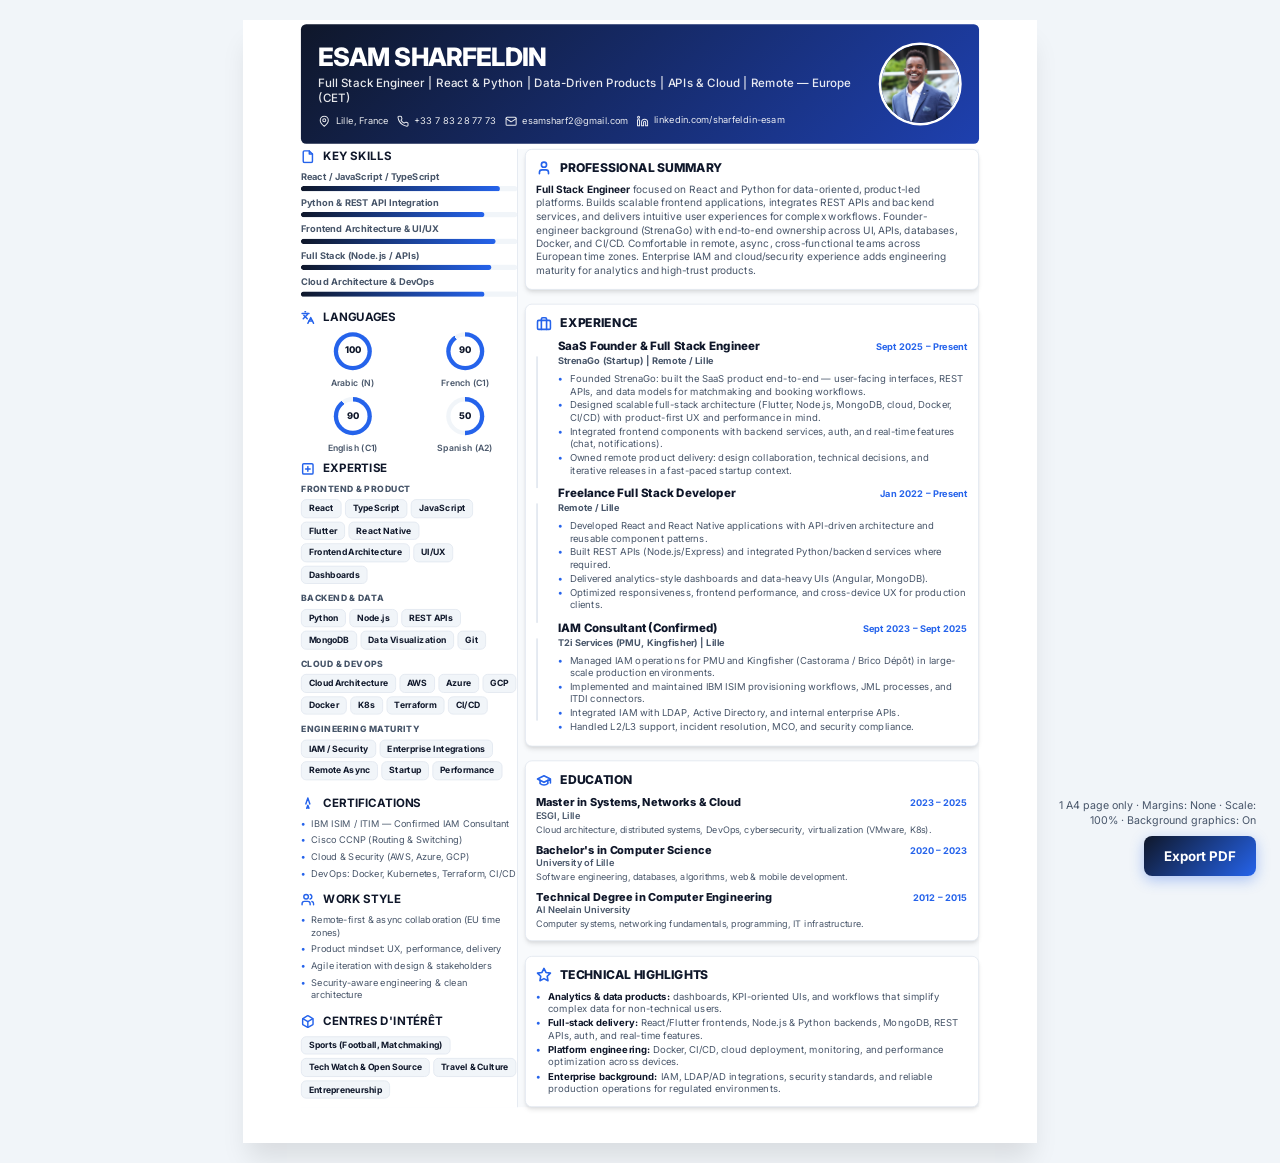
<file: index.html>
<!DOCTYPE html>
<html lang="en">

<head>
    <meta charset="UTF-8">
    <meta name="viewport" content="width=device-width, initial-scale=1.0">
    <title>Esam Sharfeldin | Full Stack Engineer | React & Python</title>
    <link rel="preconnect" href="https://fonts.googleapis.com">
    <link rel="preconnect" href="https://fonts.gstatic.com" crossorigin>
    <link
        href="https://fonts.googleapis.com/css2?family=Inter:wght@300;400;500;600;700&family=Playfair+Display:ital,wght@0,700;1,700&display=swap"
        rel="stylesheet">
    <link rel="stylesheet" href="styles.css">
</head>

<body>
    <div class="print-toolbar" aria-label="Export controls">
        <span class="print-hint">1 A4 page only · Margins: None · Scale: 100% · Background graphics: On</span>
        <button type="button" id="export-pdf-btn">Export PDF</button>
    </div>
    <div class="cv-page" id="cv-page">
    <div class="cv-scaler" id="cv-scaler">
    <div class="cv-container" id="cv">
        <div class="blue-header">
            <div class="header-content">
                <div class="header-text">
                    <h1>ESAM SHARFELDIN</h1>
                    <p class="subtitle">Full Stack Engineer | React & Python | Data-Driven Products | APIs & Cloud |
                        Remote — Europe (CET)</p>
                    <div class="header-info-grid">
                        <span><svg xmlns="http://www.w3.org/2000/svg" width="14" height="14" viewBox="0 0 24 24"
                                fill="none" stroke="currentColor" stroke-width="2" stroke-linecap="round"
                                stroke-linejoin="round" class="lucide lucide-map-pin">
                                <path d="M20 10c0 6-8 12-8 12s-8-6-8-12a8 8 0 0 1 16 0Z" />
                                <circle cx="12" font-size="10" cy="10" r="3" />
                            </svg> Lille, France</span>
                        <span><svg xmlns="http://www.w3.org/2000/svg" width="14" height="14" viewBox="0 0 24 24"
                                fill="none" stroke="currentColor" stroke-width="2" stroke-linecap="round"
                                stroke-linejoin="round" class="lucide lucide-phone">
                                <path
                                    d="M22 16.92v3a2 2 0 0 1-2.18 2 19.79 19.79 0 0 1-8.63-3.07 19.5 19.5 0 0 1-6-6 19.79 19.79 0 0 1-3.07-8.67A2 2 0 0 1 4.11 2h3a2 2 0 0 1 2 1.72 12.84 12.84 0 0 0 .7 2.81 2 2 0 0 1-.45 2.11L8.09 9.91a16 16 0 0 0 6 6l2.11-1.29a2 2 0 0 1 2.11-.45 12.84 12.84 0 0 0 2.81.7A2 2 0 0 1 22 16.92z" />
                            </svg> +33 7 83 28 77 73</span>
                        <span><svg xmlns="http://www.w3.org/2000/svg" width="14" height="14" viewBox="0 0 24 24"
                                fill="none" stroke="currentColor" stroke-width="2" stroke-linecap="round"
                                stroke-linejoin="round" class="lucide lucide-mail">
                                <rect width="20" height="16" x="2" y="4" rx="2" />
                                <path d="m22 7-8.97 5.7a1.94 1.94 0 0 1-2.06 0L2 7" />
                            </svg> esamsharf2@gmail.com</span>
                        <span><svg xmlns="http://www.w3.org/2000/svg" width="14" height="14" viewBox="0 0 24 24"
                                fill="none" stroke="currentColor" stroke-width="2" stroke-linecap="round"
                                stroke-linejoin="round" class="lucide lucide-linkedin">
                                <path
                                    d="M16 8a6 6 0 0 1 6 6v7h-4v-7a2 2 0 0 0-2-2 2 2 0 0 0-2 2v7h-4v-7a6 6 0 0 1 6-6z" />
                                <rect width="4" height="12" x="2" y="9" />
                                <circle cx="4" cy="4" r="2" />
                            </svg> <a href="https://linkedin.com/in/sharfeldin-esam"
                                target="_blank">linkedin.com/sharfeldin-esam</a></span>
                    </div>
                </div>
                <div class="photo-placeholder">
                    <img src="profile.png" alt="Esam Sharfeldin" onerror="this.style.display='none'">
                </div>
            </div>
        </div>

        <div class="layout-grid">
            <aside class="sidebar">
                <section>
                    <h2 class="section-title"><svg xmlns="http://www.w3.org/2000/svg" width="16" height="16"
                            viewBox="0 0 24 24" fill="none" stroke="currentColor" stroke-width="2.5"
                            stroke-linecap="round" stroke-linejoin="round" class="title-icon">
                            <path d="M14.5 2H6a2 2 0 0 0-2 2v16a2 2 0 0 0 2 2h12a2 2 0 0 0 2-2V7.5L14.5 2z" />
                            <polyline points="14.5 2 14.5 7.5 20 7.5" />
                        </svg> Key Skills</h2>
                    <div class="skill-meter">
                        <span>React / JavaScript / TypeScript</span>
                        <div class="progress">
                            <div class="progress-bar" style="width: 92%;"></div>
                        </div>
                    </div>
                    <div class="skill-meter">
                        <span>Python & REST API Integration</span>
                        <div class="progress">
                            <div class="progress-bar" style="width: 85%;"></div>
                        </div>
                    </div>
                    <div class="skill-meter">
                        <span>Frontend Architecture & UI/UX</span>
                        <div class="progress">
                            <div class="progress-bar" style="width: 90%;"></div>
                        </div>
                    </div>
                    <div class="skill-meter">
                        <span>Full Stack (Node.js / APIs)</span>
                        <div class="progress">
                            <div class="progress-bar" style="width: 88%;"></div>
                        </div>
                    </div>
                    <div class="skill-meter">
                        <span>Cloud Architecture & DevOps</span>
                        <div class="progress">
                            <div class="progress-bar" style="width: 85%;"></div>
                        </div>
                    </div>
                </section>

                <section>
                    <h2 class="section-title"><svg xmlns="http://www.w3.org/2000/svg" width="16" height="16"
                            viewBox="0 0 24 24" fill="none" stroke="currentColor" stroke-width="2.5"
                            stroke-linecap="round" stroke-linejoin="round" class="title-icon">
                            <path d="m5 8 6 6" />
                            <path d="m4 14 6-6 2-3" />
                            <path d="M2 5h12" />
                            <path d="M7 2h1" />
                            <path d="m22 22-5-10-5 10" />
                            <path d="M14 18h6" />
                        </svg> Languages</h2>
                    <div class="lang-grid">
                        <div class="lang-circle">
                            <div class="circle" style="--percent: 100;"><span>100</span></div>
                            <p>Arabic (N)</p>
                        </div>
                        <div class="lang-circle">
                            <div class="circle" style="--percent: 90;"><span>90</span></div>
                            <p>French (C1)</p>
                        </div>
                        <div class="lang-circle">
                            <div class="circle" style="--percent: 90;"><span>90</span></div>
                            <p>English (C1)</p>
                        </div>
                        <div class="lang-circle">
                            <div class="circle" style="--percent: 50;"><span>50</span></div>
                            <p>Spanish (A2)</p>
                        </div>
                    </div>
                </section>

                <section>
                    <h2 class="section-title"><svg xmlns="http://www.w3.org/2000/svg" width="16" height="16"
                            viewBox="0 0 24 24" fill="none" stroke="currentColor" stroke-width="2.5"
                            stroke-linecap="round" stroke-linejoin="round" class="title-icon">
                            <rect width="18" height="18" x="3" y="3" rx="2" />
                            <path d="M12 8v8" />
                            <path d="M8 12h8" />
                        </svg> Expertise</h2>
                    <div class="tech-group">
                        <h3>Frontend & Product</h3>
                        <div class="tag-cloud">
                            <span>React</span> <span>TypeScript</span> <span>JavaScript</span> <span>Flutter</span>
                            <span>React Native</span> <span>Frontend Architecture</span> <span>UI/UX</span>
                            <span>Dashboards</span>
                        </div>
                    </div>
                    <div class="tech-group">
                        <h3>Backend & Data</h3>
                        <div class="tag-cloud">
                            <span>Python</span> <span>Node.js</span> <span>REST APIs</span> <span>MongoDB</span>
                            <span>Data Visualization</span> <span>Git</span>
                        </div>
                    </div>
                    <div class="tech-group">
                        <h3>Cloud & DevOps</h3>
                        <div class="tag-cloud">
                            <span>Cloud Architecture</span> <span>AWS</span> <span>Azure</span> <span>GCP</span>
                            <span>Docker</span> <span>K8s</span> <span>Terraform</span> <span>CI/CD</span>
                        </div>
                    </div>
                    <div class="tech-group">
                        <h3>Engineering Maturity</h3>
                        <div class="tag-cloud">
                            <span>IAM / Security</span> <span>Enterprise Integrations</span> <span>Remote Async</span>
                            <span>Startup</span> <span>Performance</span>
                        </div>
                    </div>
                </section>

                <section>
                    <h2 class="section-title"><svg xmlns="http://www.w3.org/2000/svg" width="16" height="16"
                            viewBox="0 0 24 24" fill="none" stroke="currentColor" stroke-width="2.5"
                            stroke-linecap="round" stroke-linejoin="round" class="title-icon">
                            <path d="M12 15l-2 5 2-1 2 1-2-5z" />
                            <path d="M8.5 12.5 12 2l3.5 10.5" />
                        </svg> Certifications</h2>
                    <ul class="sidebar-list">
                        <li>IBM ISIM / ITIM — Confirmed IAM Consultant</li>
                        <li>Cisco CCNP (Routing & Switching)</li>
                        <li>Cloud & Security (AWS, Azure, GCP)</li>
                        <li>DevOps: Docker, Kubernetes, Terraform, CI/CD</li>
                    </ul>
                </section>

                <section>
                    <h2 class="section-title"><svg xmlns="http://www.w3.org/2000/svg" width="16" height="16"
                            viewBox="0 0 24 24" fill="none" stroke="currentColor" stroke-width="2.5"
                            stroke-linecap="round" stroke-linejoin="round" class="title-icon">
                            <path d="M16 21v-2a4 4 0 0 0-4-4H6a4 4 0 0 0-4 4v2" />
                            <circle cx="9" cy="7" r="4" />
                            <path d="M22 21v-2a4 4 0 0 0-3-3.87" />
                            <path d="M16 3.13a4 4 0 0 1 0 7.75" />
                        </svg> Work Style</h2>
                    <ul class="sidebar-list">
                        <li>Remote-first & async collaboration (EU time zones)</li>
                        <li>Product mindset: UX, performance, delivery</li>
                        <li>Agile iteration with design & stakeholders</li>
                        <li>Security-aware engineering & clean architecture</li>
                    </ul>
                </section>

                <section>
                    <h2 class="section-title"><svg xmlns="http://www.w3.org/2000/svg" width="16" height="16"
                            viewBox="0 0 24 24" fill="none" stroke="currentColor" stroke-width="2.5"
                            stroke-linecap="round" stroke-linejoin="round" class="title-icon">
                            <path
                                d="M21 16V8a2 2 0 0 0-1-1.73l-7-4a2 2 0 0 0-2 0l-7 4A2 2 0 0 0 3 8v8a2 2 0 0 0 1 1.73l7 4a2 2 0 0 0 2 0l7-4A2 2 0 0 0 21 16z" />
                            <polyline points="3.29 7 12 12 20.71 7" />
                            <line x1="12" y1="22" x2="12" y2="12" />
                        </svg> Centres d'Intérêt</h2>
                    <div class="tag-cloud">
                        <span>Sports (Football, Matchmaking)</span>
                        <span>Tech Watch & Open Source</span>
                        <span>Travel & Culture</span>
                        <span>Entrepreneurship</span>
                    </div>
                </section>
            </aside>

            <main class="main-content">
                <section class="card">
                    <h2 class="content-heading"><svg xmlns="http://www.w3.org/2000/svg" width="18" height="18"
                            viewBox="0 0 24 24" fill="none" stroke="currentColor" stroke-width="2.5"
                            stroke-linecap="round" stroke-linejoin="round" class="title-icon">
                            <path d="M19 21v-2a4 4 0 0 0-4-4H9a4 4 0 0 0-4 4v2" />
                            <circle cx="12" cy="7" r="4" />
                        </svg> Professional Summary</h2>
                    <div class="summary-text">
                        <p><strong>Full Stack Engineer</strong> focused on React and Python for data-oriented, product-led
                            platforms. Builds scalable frontend applications, integrates REST APIs and backend services,
                            and delivers intuitive user experiences for complex workflows. Founder-engineer background
                            (StrenaGo) with end-to-end ownership across UI, APIs, databases, Docker, and CI/CD.
                            Comfortable in remote, async, cross-functional teams across European time zones. Enterprise
                            IAM and cloud/security experience adds engineering maturity for analytics and
                            high-trust products.</p>
                    </div>
                </section>

                <section class="card">
                    <h2 class="content-heading"><svg xmlns="http://www.w3.org/2000/svg" width="18" height="18"
                            viewBox="0 0 24 24" fill="none" stroke="currentColor" stroke-width="2.5"
                            stroke-linecap="round" stroke-linejoin="round" class="title-icon">
                            <rect width="20" height="14" x="2" y="7" rx="2" ry="2" />
                            <path d="M16 21V5a2 2 0 0 0-2-2h-4a2 2 0 0 0-2 2v16" />
                        </svg> Experience</h2>
                    <div class="timeline">
                        <div class="timeline-item active">
                            <div class="timeline-dot"></div>
                            <div class="timeline-content">
                                <div class="item-head">
                                    <h3>SaaS Founder & Full Stack Engineer</h3><span class="date">Sept 2025 –
                                        Present</span>
                                </div>
                                <p class="org">StrenaGo (Startup) | Remote / Lille</p>
                                <ul class="compact-list">
                                    <li>Founded StrenaGo: built the SaaS product end-to-end — user-facing interfaces,
                                        REST APIs, and data models for matchmaking and booking workflows.</li>
                                    <li>Designed scalable full-stack architecture (Flutter, Node.js, MongoDB, cloud,
                                        Docker, CI/CD) with product-first UX and performance in mind.</li>
                                    <li>Integrated frontend components with backend services, auth, and real-time
                                        features (chat, notifications).</li>
                                    <li>Owned remote product delivery: design collaboration, technical decisions, and
                                        iterative releases in a fast-paced startup context.</li>
                                </ul>
                            </div>
                        </div>
                        <div class="timeline-item">
                            <div class="timeline-dot"></div>
                            <div class="timeline-content">
                                <div class="item-head">
                                    <h3>Freelance Full Stack Developer</h3><span class="date">Jan 2022 – Present</span>
                                </div>
                                <p class="org">Remote / Lille</p>
                                <ul class="compact-list">
                                    <li>Developed React and React Native applications with API-driven architecture and
                                        reusable component patterns.</li>
                                    <li>Built REST APIs (Node.js/Express) and integrated Python/backend services where
                                        required.</li>
                                    <li>Delivered analytics-style dashboards and data-heavy UIs (Angular, MongoDB).</li>
                                    <li>Optimized responsiveness, frontend performance, and cross-device UX for
                                        production clients.</li>
                                </ul>
                            </div>
                        </div>
                        <div class="timeline-item">
                            <div class="timeline-dot"></div>
                            <div class="timeline-content">
                                <div class="item-head">
                                    <h3>IAM Consultant (Confirmed)</h3><span class="date">Sept 2023 – Sept 2025</span>
                                </div>
                                <p class="org">T2i Services (PMU, Kingfisher) | Lille</p>
                                <ul class="compact-list">
                                    <li>Managed IAM operations for PMU and Kingfisher (Castorama / Brico Dépôt) in
                                        large-scale production environments.</li>
                                    <li>Implemented and maintained IBM ISIM provisioning workflows, JML processes, and
                                        ITDI connectors.</li>
                                    <li>Integrated IAM with LDAP, Active Directory, and internal enterprise APIs.</li>
                                    <li>Handled L2/L3 support, incident resolution, MCO, and security compliance.</li>
                                </ul>
                            </div>
                        </div>
                    </div>
                </section>

                <section class="card">
                    <h2 class="content-heading"><svg xmlns="http://www.w3.org/2000/svg" width="18" height="18"
                            viewBox="0 0 24 24" fill="none" stroke="currentColor" stroke-width="2.5"
                            stroke-linecap="round" stroke-linejoin="round" class="title-icon">
                            <path d="M22 10v6M2 10l10-5 10 5-10 5z" />
                            <path d="M6 12v5c3 3 9 3 12 0v-5" />
                        </svg> Education</h2>
                    <div class="education-block">
                        <div class="edu-item">
                            <div class="edu-head">
                                <h3>Master in Systems, Networks & Cloud</h3><span class="date">2023 – 2025</span>
                            </div>
                            <p class="school">ESGI, Lille</p>
                            <p class="edu-detail">Cloud architecture, distributed systems, DevOps, cybersecurity,
                                virtualization (VMware, K8s).</p>
                        </div>
                        <div class="edu-item">
                            <div class="edu-head">
                                <h3>Bachelor's in Computer Science</h3><span class="date">2020 – 2023</span>
                            </div>
                            <p class="school">University of Lille</p>
                            <p class="edu-detail">Software engineering, databases, algorithms, web & mobile development.
                            </p>
                        </div>
                        <div class="edu-item">
                            <div class="edu-head">
                                <h3>Technical Degree in Computer Engineering</h3><span class="date">2012 – 2015</span>
                            </div>
                            <p class="school">Al Neelain University</p>
                            <p class="edu-detail">Computer systems, networking fundamentals, programming, IT
                                infrastructure.</p>
                        </div>
                    </div>
                </section>

                <section class="card">
                    <h2 class="content-heading"><svg xmlns="http://www.w3.org/2000/svg" width="18" height="18"
                            viewBox="0 0 24 24" fill="none" stroke="currentColor" stroke-width="2.5"
                            stroke-linecap="round" stroke-linejoin="round" class="title-icon">
                            <path d="M12 2l3.09 6.26L22 9.27l-5 4.87 1.18 6.88L12 17.77l-6.18 3.25L7 14.14 2 9.27l6.91-1.01L12 2z" />
                        </svg> Technical Highlights</h2>
                    <ul class="compact-list">
                        <li><strong>Analytics & data products:</strong> dashboards, KPI-oriented UIs, and workflows that
                            simplify complex data for non-technical users.</li>
                        <li><strong>Full-stack delivery:</strong> React/Flutter frontends, Node.js & Python backends,
                            MongoDB, REST APIs, auth, and real-time features.</li>
                        <li><strong>Platform engineering:</strong> Docker, CI/CD, cloud deployment, monitoring, and
                            performance optimization across devices.</li>
                        <li><strong>Enterprise background:</strong> IAM, LDAP/AD integrations, security standards, and
                            reliable production operations for regulated environments.</li>
                    </ul>
                </section>
            </main>
        </div>
    </div>
    </div>
    </div>
    <script>
            const cv = document.getElementById('cv');
            const cvScaler = document.getElementById('cv-scaler');
            const cvPage = document.getElementById('cv-page');
            const A4_WIDTH_PX = Math.round((210 / 25.4) * 96);
            const A4_HEIGHT_PX = Math.round((297 / 25.4) * 96);

            const PAGE_GUTTER_PX = 5;
            const FIT_INSET = 0.972;

            function fitCvToOnePage() {
                cvScaler.style.transform = 'none';
                cv.style.zoom = '1';
                cv.style.padding = `${PAGE_GUTTER_PX}px`;
                void cv.offsetHeight;

                const naturalHeight = Math.max(cv.scrollHeight, cv.offsetHeight);
                const naturalWidth = cv.offsetWidth;
                if (!naturalHeight || !naturalWidth) return;

                let scale = Math.min(
                    (A4_HEIGHT_PX * FIT_INSET) / naturalHeight,
                    (A4_WIDTH_PX * FIT_INSET) / naturalWidth
                );

                for (let i = 0; i < 12; i++) {
                    cvScaler.style.transform = `scale(${scale})`;
                    void cvScaler.offsetHeight;
                    const box = cvScaler.getBoundingClientRect();
                    if (box.height <= A4_HEIGHT_PX && box.width <= A4_WIDTH_PX) break;
                    const hFactor = box.height > A4_HEIGHT_PX ? (A4_HEIGHT_PX / box.height) * 0.995 : 1;
                    const wFactor = box.width > A4_WIDTH_PX ? (A4_WIDTH_PX / box.width) * 0.995 : 1;
                    scale *= Math.min(hFactor, wFactor);
                }

                cvPage.style.width = A4_WIDTH_PX + 'px';
                cvPage.style.height = A4_HEIGHT_PX + 'px';
            }

            function printCv() {
                document.body.classList.add('is-printing');
                fitCvToOnePage();
                requestAnimationFrame(() => {
                    requestAnimationFrame(() => window.print());
                });
            }

            document.getElementById('export-pdf-btn').addEventListener('click', printCv);

            window.addEventListener('beforeprint', () => {
                document.body.classList.add('is-printing');
                fitCvToOnePage();
            });
            window.addEventListener('afterprint', () => {
                document.body.classList.remove('is-printing');
                fitCvToOnePage();
            });

            function initPageFit() {
                const img = document.querySelector('.photo-placeholder img');
                if (img && !img.complete) {
                    img.addEventListener('load', fitCvToOnePage, { once: true });
                }
                fitCvToOnePage();
            }

            window.addEventListener('load', initPageFit);
            window.addEventListener('resize', () => {
                if (!window.matchMedia('print').matches) fitCvToOnePage();
            });
        </script>
</body>

</html>
</file>
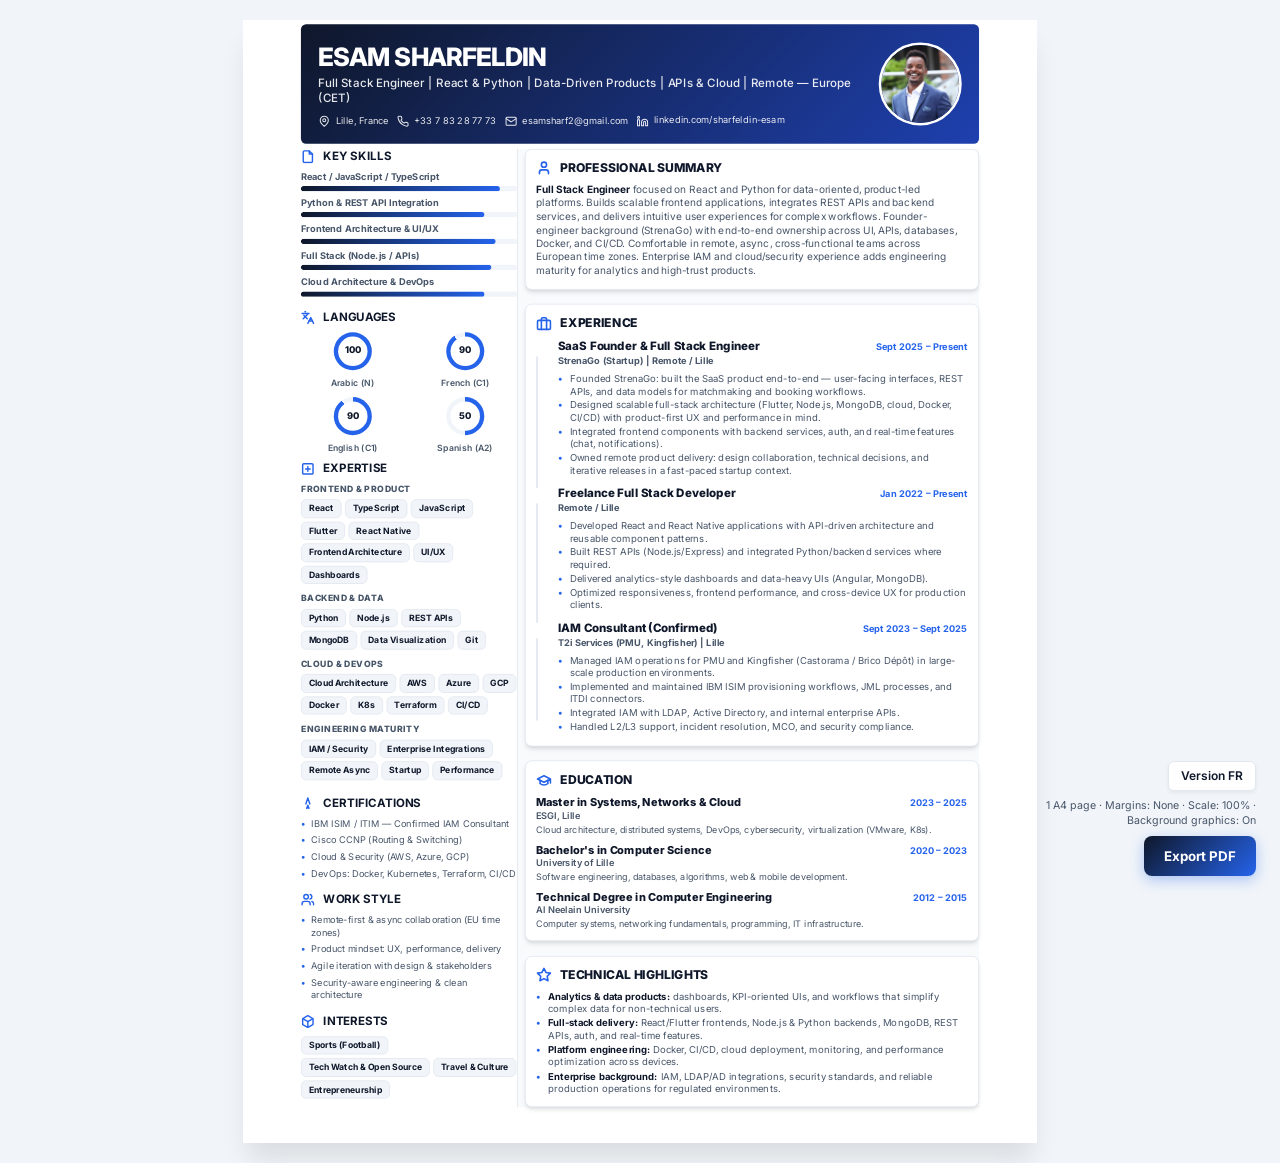
<file: index-en.html>
<!DOCTYPE html>
<html lang="en">

<head>
    <meta charset="UTF-8">
    <meta name="viewport" content="width=device-width, initial-scale=1.0">
    <title>Esam Sharfeldin | Full Stack Engineer | React & Python</title>
    <link rel="preconnect" href="https://fonts.googleapis.com">
    <link rel="preconnect" href="https://fonts.gstatic.com" crossorigin>
    <link
        href="https://fonts.googleapis.com/css2?family=Inter:wght@300;400;500;600;700&family=Playfair+Display:ital,wght@0,700;1,700&display=swap"
        rel="stylesheet">
    <link rel="stylesheet" href="styles.css">
</head>

<body>
    <div class="print-toolbar" aria-label="Export controls">
        <a class="lang-switch" href="index.html">Version FR</a>
        <span class="print-hint">1 A4 page · Margins: None · Scale: 100% · Background graphics: On</span>
        <button type="button" id="export-pdf-btn">Export PDF</button>
    </div>
    <div class="cv-page" id="cv-page">
    <div class="cv-scaler" id="cv-scaler">
    <div class="cv-container" id="cv">
        <div class="blue-header">
            <div class="header-content">
                <div class="header-text">
                    <h1>ESAM SHARFELDIN</h1>
                    <p class="subtitle">Full Stack Engineer | React & Python | Data-Driven Products | APIs & Cloud |
                        Remote — Europe (CET)</p>
                    <div class="header-info-grid">
                        <span><svg xmlns="http://www.w3.org/2000/svg" width="14" height="14" viewBox="0 0 24 24"
                                fill="none" stroke="currentColor" stroke-width="2" stroke-linecap="round"
                                stroke-linejoin="round" class="lucide lucide-map-pin">
                                <path d="M20 10c0 6-8 12-8 12s-8-6-8-12a8 8 0 0 1 16 0Z" />
                                <circle cx="12" font-size="10" cy="10" r="3" />
                            </svg> Lille, France</span>
                        <span><svg xmlns="http://www.w3.org/2000/svg" width="14" height="14" viewBox="0 0 24 24"
                                fill="none" stroke="currentColor" stroke-width="2" stroke-linecap="round"
                                stroke-linejoin="round" class="lucide lucide-phone">
                                <path
                                    d="M22 16.92v3a2 2 0 0 1-2.18 2 19.79 19.79 0 0 1-8.63-3.07 19.5 19.5 0 0 1-6-6 19.79 19.79 0 0 1-3.07-8.67A2 2 0 0 1 4.11 2h3a2 2 0 0 1 2 1.72 12.84 12.84 0 0 0 .7 2.81 2 2 0 0 1-.45 2.11L8.09 9.91a16 16 0 0 0 6 6l2.11-1.29a2 2 0 0 1 2.11-.45 12.84 12.84 0 0 0 2.81.7A2 2 0 0 1 22 16.92z" />
                            </svg> +33 7 83 28 77 73</span>
                        <span><svg xmlns="http://www.w3.org/2000/svg" width="14" height="14" viewBox="0 0 24 24"
                                fill="none" stroke="currentColor" stroke-width="2" stroke-linecap="round"
                                stroke-linejoin="round" class="lucide lucide-mail">
                                <rect width="20" height="16" x="2" y="4" rx="2" />
                                <path d="m22 7-8.97 5.7a1.94 1.94 0 0 1-2.06 0L2 7" />
                            </svg> esamsharf2@gmail.com</span>
                        <span><svg xmlns="http://www.w3.org/2000/svg" width="14" height="14" viewBox="0 0 24 24"
                                fill="none" stroke="currentColor" stroke-width="2" stroke-linecap="round"
                                stroke-linejoin="round" class="lucide lucide-linkedin">
                                <path
                                    d="M16 8a6 6 0 0 1 6 6v7h-4v-7a2 2 0 0 0-2-2 2 2 0 0 0-2 2v7h-4v-7a6 6 0 0 1 6-6z" />
                                <rect width="4" height="12" x="2" y="9" />
                                <circle cx="4" cy="4" r="2" />
                            </svg> <a href="https://linkedin.com/in/sharfeldin-esam"
                                target="_blank">linkedin.com/sharfeldin-esam</a></span>
                    </div>
                </div>
                <div class="photo-placeholder">
                    <img src="profile.png" alt="Esam Sharfeldin" onerror="this.style.display='none'">
                </div>
            </div>
        </div>

        <div class="layout-grid">
            <aside class="sidebar">
                <section>
                    <h2 class="section-title"><svg xmlns="http://www.w3.org/2000/svg" width="16" height="16"
                            viewBox="0 0 24 24" fill="none" stroke="currentColor" stroke-width="2.5"
                            stroke-linecap="round" stroke-linejoin="round" class="title-icon">
                            <path d="M14.5 2H6a2 2 0 0 0-2 2v16a2 2 0 0 0 2 2h12a2 2 0 0 0 2-2V7.5L14.5 2z" />
                            <polyline points="14.5 2 14.5 7.5 20 7.5" />
                        </svg> Key Skills</h2>
                    <div class="skill-meter">
                        <span>React / JavaScript / TypeScript</span>
                        <div class="progress">
                            <div class="progress-bar" style="width: 92%;"></div>
                        </div>
                    </div>
                    <div class="skill-meter">
                        <span>Python & REST API Integration</span>
                        <div class="progress">
                            <div class="progress-bar" style="width: 85%;"></div>
                        </div>
                    </div>
                    <div class="skill-meter">
                        <span>Frontend Architecture & UI/UX</span>
                        <div class="progress">
                            <div class="progress-bar" style="width: 90%;"></div>
                        </div>
                    </div>
                    <div class="skill-meter">
                        <span>Full Stack (Node.js / APIs)</span>
                        <div class="progress">
                            <div class="progress-bar" style="width: 88%;"></div>
                        </div>
                    </div>
                    <div class="skill-meter">
                        <span>Cloud Architecture & DevOps</span>
                        <div class="progress">
                            <div class="progress-bar" style="width: 85%;"></div>
                        </div>
                    </div>
                </section>

                <section>
                    <h2 class="section-title"><svg xmlns="http://www.w3.org/2000/svg" width="16" height="16"
                            viewBox="0 0 24 24" fill="none" stroke="currentColor" stroke-width="2.5"
                            stroke-linecap="round" stroke-linejoin="round" class="title-icon">
                            <path d="m5 8 6 6" />
                            <path d="m4 14 6-6 2-3" />
                            <path d="M2 5h12" />
                            <path d="M7 2h1" />
                            <path d="m22 22-5-10-5 10" />
                            <path d="M14 18h6" />
                        </svg> Languages</h2>
                    <div class="lang-grid">
                        <div class="lang-circle">
                            <div class="circle" style="--percent: 100;"><span>100</span></div>
                            <p>Arabic (N)</p>
                        </div>
                        <div class="lang-circle">
                            <div class="circle" style="--percent: 90;"><span>90</span></div>
                            <p>French (C1)</p>
                        </div>
                        <div class="lang-circle">
                            <div class="circle" style="--percent: 90;"><span>90</span></div>
                            <p>English (C1)</p>
                        </div>
                        <div class="lang-circle">
                            <div class="circle" style="--percent: 50;"><span>50</span></div>
                            <p>Spanish (A2)</p>
                        </div>
                    </div>
                </section>

                <section>
                    <h2 class="section-title"><svg xmlns="http://www.w3.org/2000/svg" width="16" height="16"
                            viewBox="0 0 24 24" fill="none" stroke="currentColor" stroke-width="2.5"
                            stroke-linecap="round" stroke-linejoin="round" class="title-icon">
                            <rect width="18" height="18" x="3" y="3" rx="2" />
                            <path d="M12 8v8" />
                            <path d="M8 12h8" />
                        </svg> Expertise</h2>
                    <div class="tech-group">
                        <h3>Frontend & Product</h3>
                        <div class="tag-cloud">
                            <span>React</span> <span>TypeScript</span> <span>JavaScript</span> <span>Flutter</span>
                            <span>React Native</span> <span>Frontend Architecture</span> <span>UI/UX</span>
                            <span>Dashboards</span>
                        </div>
                    </div>
                    <div class="tech-group">
                        <h3>Backend & Data</h3>
                        <div class="tag-cloud">
                            <span>Python</span> <span>Node.js</span> <span>REST APIs</span> <span>MongoDB</span>
                            <span>Data Visualization</span> <span>Git</span>
                        </div>
                    </div>
                    <div class="tech-group">
                        <h3>Cloud & DevOps</h3>
                        <div class="tag-cloud">
                            <span>Cloud Architecture</span> <span>AWS</span> <span>Azure</span> <span>GCP</span>
                            <span>Docker</span> <span>K8s</span> <span>Terraform</span> <span>CI/CD</span>
                        </div>
                    </div>
                    <div class="tech-group">
                        <h3>Engineering Maturity</h3>
                        <div class="tag-cloud">
                            <span>IAM / Security</span> <span>Enterprise Integrations</span> <span>Remote Async</span>
                            <span>Startup</span> <span>Performance</span>
                        </div>
                    </div>
                </section>

                <section>
                    <h2 class="section-title"><svg xmlns="http://www.w3.org/2000/svg" width="16" height="16"
                            viewBox="0 0 24 24" fill="none" stroke="currentColor" stroke-width="2.5"
                            stroke-linecap="round" stroke-linejoin="round" class="title-icon">
                            <path d="M12 15l-2 5 2-1 2 1-2-5z" />
                            <path d="M8.5 12.5 12 2l3.5 10.5" />
                        </svg> Certifications</h2>
                    <ul class="sidebar-list">
                        <li>IBM ISIM / ITIM — Confirmed IAM Consultant</li>
                        <li>Cisco CCNP (Routing & Switching)</li>
                        <li>Cloud & Security (AWS, Azure, GCP)</li>
                        <li>DevOps: Docker, Kubernetes, Terraform, CI/CD</li>
                    </ul>
                </section>

                <section>
                    <h2 class="section-title"><svg xmlns="http://www.w3.org/2000/svg" width="16" height="16"
                            viewBox="0 0 24 24" fill="none" stroke="currentColor" stroke-width="2.5"
                            stroke-linecap="round" stroke-linejoin="round" class="title-icon">
                            <path d="M16 21v-2a4 4 0 0 0-4-4H6a4 4 0 0 0-4 4v2" />
                            <circle cx="9" cy="7" r="4" />
                            <path d="M22 21v-2a4 4 0 0 0-3-3.87" />
                            <path d="M16 3.13a4 4 0 0 1 0 7.75" />
                        </svg> Work Style</h2>
                    <ul class="sidebar-list">
                        <li>Remote-first & async collaboration (EU time zones)</li>
                        <li>Product mindset: UX, performance, delivery</li>
                        <li>Agile iteration with design & stakeholders</li>
                        <li>Security-aware engineering & clean architecture</li>
                    </ul>
                </section>

                <section>
                    <h2 class="section-title"><svg xmlns="http://www.w3.org/2000/svg" width="16" height="16"
                            viewBox="0 0 24 24" fill="none" stroke="currentColor" stroke-width="2.5"
                            stroke-linecap="round" stroke-linejoin="round" class="title-icon">
                            <path
                                d="M21 16V8a2 2 0 0 0-1-1.73l-7-4a2 2 0 0 0-2 0l-7 4A2 2 0 0 0 3 8v8a2 2 0 0 0 1 1.73l7 4a2 2 0 0 0 2 0l7-4A2 2 0 0 0 21 16z" />
                            <polyline points="3.29 7 12 12 20.71 7" />
                            <line x1="12" y1="22" x2="12" y2="12" />
                        </svg> Interests</h2>
                    <div class="tag-cloud">
                        <span>Sports (Football)</span>
                        <span>Tech Watch & Open Source</span>
                        <span>Travel & Culture</span>
                        <span>Entrepreneurship</span>
                    </div>
                </section>
            </aside>

            <main class="main-content">
                <section class="card">
                    <h2 class="content-heading"><svg xmlns="http://www.w3.org/2000/svg" width="18" height="18"
                            viewBox="0 0 24 24" fill="none" stroke="currentColor" stroke-width="2.5"
                            stroke-linecap="round" stroke-linejoin="round" class="title-icon">
                            <path d="M19 21v-2a4 4 0 0 0-4-4H9a4 4 0 0 0-4 4v2" />
                            <circle cx="12" cy="7" r="4" />
                        </svg> Professional Summary</h2>
                    <div class="summary-text">
                        <p><strong>Full Stack Engineer</strong> focused on React and Python for data-oriented, product-led
                            platforms. Builds scalable frontend applications, integrates REST APIs and backend services,
                            and delivers intuitive user experiences for complex workflows. Founder-engineer background
                            (StrenaGo) with end-to-end ownership across UI, APIs, databases, Docker, and CI/CD.
                            Comfortable in remote, async, cross-functional teams across European time zones. Enterprise
                            IAM and cloud/security experience adds engineering maturity for analytics and
                            high-trust products.</p>
                    </div>
                </section>

                <section class="card">
                    <h2 class="content-heading"><svg xmlns="http://www.w3.org/2000/svg" width="18" height="18"
                            viewBox="0 0 24 24" fill="none" stroke="currentColor" stroke-width="2.5"
                            stroke-linecap="round" stroke-linejoin="round" class="title-icon">
                            <rect width="20" height="14" x="2" y="7" rx="2" ry="2" />
                            <path d="M16 21V5a2 2 0 0 0-2-2h-4a2 2 0 0 0-2 2v16" />
                        </svg> Experience</h2>
                    <div class="timeline">
                        <div class="timeline-item active">
                            <div class="timeline-dot"></div>
                            <div class="timeline-content">
                                <div class="item-head">
                                    <h3>SaaS Founder & Full Stack Engineer</h3><span class="date">Sept 2025 –
                                        Present</span>
                                </div>
                                <p class="org">StrenaGo (Startup) | Remote / Lille</p>
                                <ul class="compact-list">
                                    <li>Founded StrenaGo: built the SaaS product end-to-end — user-facing interfaces,
                                        REST APIs, and data models for matchmaking and booking workflows.</li>
                                    <li>Designed scalable full-stack architecture (Flutter, Node.js, MongoDB, cloud,
                                        Docker, CI/CD) with product-first UX and performance in mind.</li>
                                    <li>Integrated frontend components with backend services, auth, and real-time
                                        features (chat, notifications).</li>
                                    <li>Owned remote product delivery: design collaboration, technical decisions, and
                                        iterative releases in a fast-paced startup context.</li>
                                </ul>
                            </div>
                        </div>
                        <div class="timeline-item">
                            <div class="timeline-dot"></div>
                            <div class="timeline-content">
                                <div class="item-head">
                                    <h3>Freelance Full Stack Developer</h3><span class="date">Jan 2022 – Present</span>
                                </div>
                                <p class="org">Remote / Lille</p>
                                <ul class="compact-list">
                                    <li>Developed React and React Native applications with API-driven architecture and
                                        reusable component patterns.</li>
                                    <li>Built REST APIs (Node.js/Express) and integrated Python/backend services where
                                        required.</li>
                                    <li>Delivered analytics-style dashboards and data-heavy UIs (Angular, MongoDB).</li>
                                    <li>Optimized responsiveness, frontend performance, and cross-device UX for
                                        production clients.</li>
                                </ul>
                            </div>
                        </div>
                        <div class="timeline-item">
                            <div class="timeline-dot"></div>
                            <div class="timeline-content">
                                <div class="item-head">
                                    <h3>IAM Consultant (Confirmed)</h3><span class="date">Sept 2023 – Sept 2025</span>
                                </div>
                                <p class="org">T2i Services (PMU, Kingfisher) | Lille</p>
                                <ul class="compact-list">
                                    <li>Managed IAM operations for PMU and Kingfisher (Castorama / Brico Dépôt) in
                                        large-scale production environments.</li>
                                    <li>Implemented and maintained IBM ISIM provisioning workflows, JML processes, and
                                        ITDI connectors.</li>
                                    <li>Integrated IAM with LDAP, Active Directory, and internal enterprise APIs.</li>
                                    <li>Handled L2/L3 support, incident resolution, MCO, and security compliance.</li>
                                </ul>
                            </div>
                        </div>
                    </div>
                </section>

                <section class="card">
                    <h2 class="content-heading"><svg xmlns="http://www.w3.org/2000/svg" width="18" height="18"
                            viewBox="0 0 24 24" fill="none" stroke="currentColor" stroke-width="2.5"
                            stroke-linecap="round" stroke-linejoin="round" class="title-icon">
                            <path d="M22 10v6M2 10l10-5 10 5-10 5z" />
                            <path d="M6 12v5c3 3 9 3 12 0v-5" />
                        </svg> Education</h2>
                    <div class="education-block">
                        <div class="edu-item">
                            <div class="edu-head">
                                <h3>Master in Systems, Networks & Cloud</h3><span class="date">2023 – 2025</span>
                            </div>
                            <p class="school">ESGI, Lille</p>
                            <p class="edu-detail">Cloud architecture, distributed systems, DevOps, cybersecurity,
                                virtualization (VMware, K8s).</p>
                        </div>
                        <div class="edu-item">
                            <div class="edu-head">
                                <h3>Bachelor's in Computer Science</h3><span class="date">2020 – 2023</span>
                            </div>
                            <p class="school">University of Lille</p>
                            <p class="edu-detail">Software engineering, databases, algorithms, web & mobile development.
                            </p>
                        </div>
                        <div class="edu-item">
                            <div class="edu-head">
                                <h3>Technical Degree in Computer Engineering</h3><span class="date">2012 – 2015</span>
                            </div>
                            <p class="school">Al Neelain University</p>
                            <p class="edu-detail">Computer systems, networking fundamentals, programming, IT
                                infrastructure.</p>
                        </div>
                    </div>
                </section>

                <section class="card">
                    <h2 class="content-heading"><svg xmlns="http://www.w3.org/2000/svg" width="18" height="18"
                            viewBox="0 0 24 24" fill="none" stroke="currentColor" stroke-width="2.5"
                            stroke-linecap="round" stroke-linejoin="round" class="title-icon">
                            <path d="M12 2l3.09 6.26L22 9.27l-5 4.87 1.18 6.88L12 17.77l-6.18 3.25L7 14.14 2 9.27l6.91-1.01L12 2z" />
                        </svg> Technical Highlights</h2>
                    <ul class="compact-list">
                        <li><strong>Analytics & data products:</strong> dashboards, KPI-oriented UIs, and workflows that
                            simplify complex data for non-technical users.</li>
                        <li><strong>Full-stack delivery:</strong> React/Flutter frontends, Node.js & Python backends,
                            MongoDB, REST APIs, auth, and real-time features.</li>
                        <li><strong>Platform engineering:</strong> Docker, CI/CD, cloud deployment, monitoring, and
                            performance optimization across devices.</li>
                        <li><strong>Enterprise background:</strong> IAM, LDAP/AD integrations, security standards, and
                            reliable production operations for regulated environments.</li>
                    </ul>
                </section>
            </main>
        </div>
    </div>
    </div>
    </div>
    <script>
            const cv = document.getElementById('cv');
            const cvScaler = document.getElementById('cv-scaler');
            const cvPage = document.getElementById('cv-page');
            const A4_WIDTH_PX = Math.round((210 / 25.4) * 96);
            const A4_HEIGHT_PX = Math.round((297 / 25.4) * 96);

            const PAGE_GUTTER_PX = 5;
            const FIT_INSET = 0.972;

            function fitCvToOnePage() {
                cvScaler.style.transform = 'none';
                cv.style.zoom = '1';
                cv.style.padding = `${PAGE_GUTTER_PX}px`;
                void cv.offsetHeight;

                const naturalHeight = Math.max(cv.scrollHeight, cv.offsetHeight);
                const naturalWidth = cv.offsetWidth;
                if (!naturalHeight || !naturalWidth) return;

                let scale = Math.min(
                    (A4_HEIGHT_PX * FIT_INSET) / naturalHeight,
                    (A4_WIDTH_PX * FIT_INSET) / naturalWidth
                );

                for (let i = 0; i < 12; i++) {
                    cvScaler.style.transform = `scale(${scale})`;
                    void cvScaler.offsetHeight;
                    const box = cvScaler.getBoundingClientRect();
                    if (box.height <= A4_HEIGHT_PX && box.width <= A4_WIDTH_PX) break;
                    const hFactor = box.height > A4_HEIGHT_PX ? (A4_HEIGHT_PX / box.height) * 0.995 : 1;
                    const wFactor = box.width > A4_WIDTH_PX ? (A4_WIDTH_PX / box.width) * 0.995 : 1;
                    scale *= Math.min(hFactor, wFactor);
                }

                cvPage.style.width = A4_WIDTH_PX + 'px';
                cvPage.style.height = A4_HEIGHT_PX + 'px';
            }

            function printCv() {
                document.body.classList.add('is-printing');
                fitCvToOnePage();
                requestAnimationFrame(() => {
                    requestAnimationFrame(() => window.print());
                });
            }

            document.getElementById('export-pdf-btn').addEventListener('click', printCv);

            window.addEventListener('beforeprint', () => {
                document.body.classList.add('is-printing');
                fitCvToOnePage();
            });
            window.addEventListener('afterprint', () => {
                document.body.classList.remove('is-printing');
                fitCvToOnePage();
            });

            function initPageFit() {
                const img = document.querySelector('.photo-placeholder img');
                if (img && !img.complete) {
                    img.addEventListener('load', fitCvToOnePage, { once: true });
                }
                fitCvToOnePage();
            }

            window.addEventListener('load', initPageFit);
            window.addEventListener('resize', () => {
                if (!window.matchMedia('print').matches) fitCvToOnePage();
            });
        </script>
</body>

</html>
</file>
<file: styles.css>
:root {
    --primary: #0f172a;
    --primary-light: #1e40af;
    --accent: #2563eb;
    --text-main: #1e293b;
    --text-muted: #475569;
    --bg-page: #f8fafc;
    --bg-sidebar: #ffffff;
    --border: #e2e8f0;
    --card-shadow: 0 4px 6px -1px rgba(0, 0, 0, 0.1), 0 2px 4px -1px rgba(0, 0, 0, 0.06);
    --font-sans: 'Inter', -apple-system, BlinkMacSystemFont, "Segoe UI", Roboto, sans-serif;
    --page-gutter: 10px;
    --col-gap: 8px;
}

* {
    margin: 0;
    padding: 0;
    box-sizing: border-box;
}

body {
    background-color: #f1f5f9;
    font-family: var(--font-sans);
    color: var(--text-main);
    line-height: 1.35;
    -webkit-font-smoothing: antialiased;
}

.cv-page {
    width: 210mm;
    height: 297mm;
    margin: 20px auto;
    background: #ffffff;
    box-shadow: 0 20px 25px -5px rgba(0, 0, 0, 0.1);
    overflow: hidden;
    position: relative;
}

.cv-scaler {
    width: 210mm;
    transform-origin: top center;
    margin: 0 auto;
}

.cv-container {
    width: 210mm;
    max-width: 100%;
    height: auto;
    background: #ffffff;
    overflow: visible;
    box-sizing: border-box;
    padding: var(--page-gutter);
    display: flex;
    flex-direction: column;
    gap: 6px;
}

/* Export toolbar (hidden when printing) */
.print-toolbar {
    position: fixed;
    bottom: 24px;
    right: 24px;
    z-index: 1000;
    display: flex;
    flex-direction: column;
    align-items: flex-end;
    gap: 8px;
}

.print-toolbar button {
    font-family: var(--font-sans);
    font-size: 10pt;
    font-weight: 700;
    color: #ffffff;
    background: linear-gradient(135deg, var(--primary) 0%, var(--accent) 100%);
    border: none;
    border-radius: 8px;
    padding: 12px 20px;
    cursor: pointer;
    box-shadow: 0 4px 14px rgba(37, 99, 235, 0.35);
}

.print-toolbar button:hover {
    filter: brightness(1.08);
}

.print-toolbar .print-hint {
    font-size: 8pt;
    color: var(--text-muted);
    max-width: 220px;
    text-align: right;
    line-height: 1.35;
}

.lang-switch {
    font-family: var(--font-sans);
    font-size: 9pt;
    font-weight: 600;
    color: var(--primary);
    text-decoration: none;
    padding: 6px 12px;
    background: #ffffff;
    border: 1px solid var(--border);
    border-radius: 6px;
    box-shadow: 0 2px 4px rgba(0, 0, 0, 0.06);
}

.lang-switch:hover {
    border-color: var(--accent);
    color: var(--accent);
}

@media print {
    .lang-switch {
        display: none !important;
    }
}

/* Header Elevation */
.blue-header {
    background: linear-gradient(135deg, var(--primary) 0%, var(--primary-light) 100%);
    color: #ffffff;
    padding: 18px 20px;
    position: relative;
    overflow: hidden;
    border-radius: 6px;
    flex-shrink: 0;
}

.header-content {
    display: flex;
    justify-content: space-between;
    align-items: center;
}

.header-text {
    flex: 1;
    min-width: 0;
}

.header-text h1 {
    font-size: 24pt;
    font-weight: 800;
    letter-spacing: -0.03em;
    margin-bottom: 2px;
}

.subtitle {
    font-size: 12pt;
    font-weight: 500;
    opacity: 0.9;
    margin-bottom: 14px;
    max-width: 100%;
    overflow-wrap: anywhere;
    word-break: break-word;
}

.header-info-grid {
    display: flex;
    flex-wrap: wrap;
    gap: 15px;
    font-size: 8.5pt;
}

.header-info-grid span {
    display: flex;
    align-items: center;
    gap: 6px;
    opacity: 0.9;
}

.header-info-grid a {
    color: #ffffff;
    text-decoration: none;
    border-bottom: 1px solid transparent;
    overflow-wrap: anywhere;
    word-break: break-all;
}

.header-info-grid a:hover { border-bottom-color: #ffffff; }

.photo-placeholder {
    width: 110px;
    height: 110px;
    flex-shrink: 0;
    border: 3px solid rgba(255, 255, 255, 1);
    border-radius: 50%;
    display: flex;
    align-items: center;
    justify-content: center;
    overflow: hidden;
    position: relative;
}

.photo-placeholder img {
    width: 100%;
    height: 100%;
    object-fit: cover;
}

.user-icon { font-size: 40px; opacity: 0.3; position: absolute; z-index: 1; }

/* Layout Grid */
.layout-grid {
    display: grid;
    grid-template-columns: minmax(0, 32%) minmax(0, 68%);
    column-gap: var(--col-gap);
    align-items: stretch;
    background: var(--bg-page);
    width: 100%;
    flex: 1;
    min-height: 0;
    align-content: stretch;
}

.sidebar {
    background: #ffffff;
    border-right: 1px solid var(--border);
    padding: 0;
    min-width: 0;
    display: flex;
    flex-direction: column;
    justify-content: space-between;
    gap: 8px;
}

.main-content {
    padding: 0;
    min-width: 0;
    display: flex;
    flex-direction: column;
    justify-content: space-between;
    gap: 8px;
}

/* Sections & Cards */
.card {
    background: #ffffff;
    border: 1px solid var(--border);
    border-radius: 8px;
    padding: 14px 18px;
    margin-bottom: 10px;
    box-shadow: var(--card-shadow);
    page-break-inside: avoid;
    max-width: 100%;
    overflow: visible;
}

.section-title {
    font-size: 10.5pt;
    font-weight: 700;
    color: var(--primary);
    text-transform: uppercase;
    margin-bottom: 10px;
    display: flex;
    align-items: center;
    gap: 10px;
}

.content-heading {
    font-size: 11.5pt;
    font-weight: 800;
    color: var(--primary);
    text-transform: uppercase;
    margin-bottom: 12px;
    display: flex;
    align-items: center;
    gap: 10px;
}

.title-icon { color: var(--accent); }

/* Skills & Meters Elevation */
.skill-meter { margin-bottom: 12px; }
.skill-meter span { font-size: 8pt; font-weight: 700; color: var(--text-muted); display: block; margin-bottom: 4px; }

.progress {
    height: 7px;
    background: #f1f5f9;
    border-radius: 4px;
    overflow: hidden;
}

.progress-bar {
    height: 100%;
    background: linear-gradient(90deg, var(--primary) 0%, var(--accent) 100%);
    border-radius: 4px;
}

/* Languages Circle */
.lang-grid {
    display: grid;
    grid-template-columns: 1fr 1fr;
    gap: 15px;
}

.lang-circle { text-align: center; }

.circle {
    width: 48px;
    height: 48px;
    margin: 0 auto 8px;
    border-radius: 50%;
    background: conic-gradient(var(--accent) calc(var(--percent) * 1%), #f1f5f9 0);
    display: flex;
    align-items: center;
    justify-content: center;
    position: relative;
    font-size: 8.5pt;
    font-weight: 800;
    color: var(--primary);
}

.circle::before {
    content: '';
    position: absolute;
    width: 36px;
    height: 36px;
    background: #ffffff;
    border-radius: 50%;
}

.circle span { position: relative; z-index: 1; }
.lang-circle p { font-size: 8pt; font-weight: 600; color: var(--text-muted); }

/* Tag Cloud Elevation */
.tech-group h3 { font-size: 8pt; font-weight: 800; margin-bottom: 8px; color: var(--text-muted); text-transform: uppercase; letter-spacing: 0.05em; }
.tag-cloud { display: flex; flex-wrap: wrap; gap: 5px; margin-bottom: 15px; }

.tag-cloud span {
    background: #f1f5f9;
    color: var(--primary);
    padding: 3px 10px;
    border-radius: 6px;
    font-size: 7.5pt;
    font-weight: 700;
    border: 1px solid var(--border);
}

.tag-cloud.small span { font-size: 7pt; padding: 2px 8px; }

/* Timeline Elevation */
.timeline {
    position: relative;
    padding-left: 25px;
}

.timeline::before {
    content: '';
    position: absolute;
    left: 0;
    top: 12px;
    bottom: 15px;
    width: 2px;
    background: var(--border);
    z-index: 1;
}

.timeline-item {
    position: relative;
    margin-bottom: 18px;
}

.timeline-dot {
    position: absolute;
    left: -31px;
    top: 5px;
    width: 14px;
    height: 14px;
    background: #ffffff;
    border: 2px solid var(--border);
    border-radius: 50%;
    z-index: 2;
}

/* Robust white masking ring for PDF - avoids 'hairline' border artifacts */
.timeline-dot::after {
    content: '';
    position: absolute;
    top: -4px;
    left: -4px;
    right: -4px;
    bottom: -4px;
    background: #ffffff;
    border-radius: 50%;
    z-index: -1;
}

.timeline-item.active .timeline-dot {
    border-color: var(--accent);
    background: var(--accent);
}

/* Also ensure active dot has the white mask */
.timeline-item.active .timeline-dot::after {
    background: #ffffff;
}

.item-head {
    display: flex;
    justify-content: space-between;
    align-items: baseline;
    flex-wrap: wrap;
    gap: 4px 8px;
    margin-bottom: 2px;
}

.item-head h3 {
    font-size: 10.5pt;
    font-weight: 800;
    color: var(--primary);
    flex: 1 1 auto;
    min-width: 0;
}

.date {
    font-size: 8pt;
    color: var(--accent);
    font-weight: 700;
    flex-shrink: 0;
    white-space: nowrap;
}
.org { font-size: 8.5pt; font-weight: 700; color: var(--text-muted); margin-bottom: 4px; }
.desc { font-size: 8.5pt; color: var(--text-muted); line-height: 1.4; margin-bottom: 6px; }

/* Education */
.edu-item { margin-bottom: 10px; page-break-inside: avoid; }
.edu-head {
    display: flex;
    justify-content: space-between;
    align-items: baseline;
    flex-wrap: wrap;
    gap: 4px 8px;
}

.edu-head h3 {
    font-size: 10pt;
    font-weight: 800;
    color: var(--primary);
    flex: 1 1 auto;
    min-width: 0;
}
.school { font-size: 8.5pt; font-weight: 600; color: var(--text-muted); }

.summary-text p { font-size: 9pt; color: var(--text-muted); line-height: 1.4; }
.summary-text p strong { color: var(--primary); }

.compact-list {
    list-style: none;
    padding-left: 0;
    margin-top: 5px;
}

.compact-list li {
    font-size: 8.2pt;
    color: var(--text-muted);
    position: relative;
    padding-left: 14px;
    margin-bottom: 2px;
    line-height: 1.25;
    overflow-wrap: anywhere;
    word-break: break-word;
}

.compact-list li::before {
    content: '•';
    position: absolute;
    left: 0;
    color: var(--accent);
    font-weight: bold;
}

.compact-list li strong {
    color: var(--primary);
    font-weight: 700;
}

.sidebar-list {
    list-style: none;
    padding: 0;
}

.sidebar-list li {
    font-size: 8pt;
    color: var(--text-muted);
    line-height: 1.35;
    margin-bottom: 5px;
    padding-left: 12px;
    position: relative;
}

.sidebar-list li::before {
    content: '•';
    position: absolute;
    left: 0;
    color: var(--accent);
    font-weight: bold;
}

.edu-detail {
    font-size: 7.8pt;
    color: var(--text-muted);
    line-height: 1.3;
    margin-top: 2px;
}

/* Readable typography — JS scales to fill full A4 page */
.card { margin-bottom: 0; padding: 12px 14px; }
.section-title { margin-bottom: 8px; font-size: 10pt; }
.content-heading { margin-bottom: 8px; font-size: 10.5pt; }
.skill-meter { margin-bottom: 7px; }
.skill-meter span { font-size: 8pt; margin-bottom: 3px; }
.progress { height: 6px; }
.tech-group { margin-bottom: 8px; }
.tech-group h3 { margin-bottom: 5px; font-size: 7.5pt; }
.tag-cloud { margin-bottom: 10px; gap: 4px; }
.tag-cloud span { font-size: 7.5pt; padding: 3px 8px; }
.timeline-item { margin-bottom: 10px; }
.timeline-item:last-child { margin-bottom: 0; }
.edu-item { margin-bottom: 7px; }
.edu-item:last-child { margin-bottom: 0; }
.sidebar section { margin-bottom: 0; }
.main-content .card:last-child { margin-bottom: 0; }
.card { padding: 12px 12px; }
.header-text h1 { font-size: 22pt; }
.subtitle { font-size: 10pt; margin-bottom: 10px; line-height: 1.3; }
.header-info-grid { gap: 10px; font-size: 8pt; }
.photo-placeholder { width: 96px; height: 96px; }
.lang-grid { gap: 10px; }
.circle { width: 44px; height: 44px; font-size: 8pt; }
.circle::before { width: 34px; height: 34px; }
.lang-circle p { font-size: 7.5pt; }
.summary-text p { font-size: 8.75pt; line-height: 1.35; }
.compact-list li { font-size: 8.25pt; margin-bottom: 2px; line-height: 1.3; }
.item-head h3 { font-size: 10pt; }
.edu-head h3 { font-size: 9.5pt; }
.org, .school, .date { font-size: 8pt; }

/* A4 single-page PDF export */
@page {
    size: A4 portrait;
    margin: 0;
}

@media print {
    * {
        outline: none !important;
        box-shadow: none !important;
    }

    html, body,
    body.is-printing {
        width: 210mm !important;
        height: 297mm !important;
        max-height: 297mm !important;
        margin: 0 !important;
        padding: 0 !important;
        overflow: hidden !important;
        -webkit-print-color-adjust: exact;
        print-color-adjust: exact;
        background: #ffffff !important;
    }

    .print-toolbar {
        display: none !important;
    }

    .cv-page {
        width: 210mm !important;
        height: 297mm !important;
        max-height: 297mm !important;
        margin: 0 !important;
        box-shadow: none !important;
        overflow: hidden !important;
        page-break-after: avoid !important;
        page-break-before: avoid !important;
        page-break-inside: avoid !important;
        break-after: avoid !important;
        break-before: avoid !important;
        break-inside: avoid !important;
    }

    .cv-scaler {
        transform-origin: top center !important;
        page-break-inside: avoid !important;
        break-inside: avoid !important;
    }

    .cv-container {
        width: 210mm !important;
        max-width: 210mm !important;
        padding: var(--page-gutter) !important;
        page-break-inside: avoid !important;
        break-inside: avoid !important;
        box-sizing: border-box !important;
    }

    .layout-grid,
    .sidebar,
    .main-content,
    .card,
    section,
    .timeline-item,
    .edu-item {
        page-break-inside: avoid !important;
        break-inside: avoid !important;
    }

    .blue-header {
        background: linear-gradient(135deg, #0f172a, #1e293b) !important;
        -webkit-print-color-adjust: exact !important;
        print-color-adjust: exact !important;
        color: #ffffff !important;
    }

    .photo-placeholder {
        border-color: #ffffff !important;
    }

    .sidebar {
        background: #ffffff !important;
    }

    .card {
        break-inside: avoid;
    }

    .progress-bar {
        background: #2563eb !important;
        box-shadow: inset 0 0 0 1000px #2563eb !important;
    }

    .timeline-item.active .timeline-dot {
        background: #2563eb !important;
        border-color: #2563eb !important;
        z-index: 3 !important;
    }

    .timeline-dot::after {
        background: #ffffff !important;
        border: 1px solid #ffffff !important;
        -webkit-print-color-adjust: exact !important;
        print-color-adjust: exact !important;
    }
}
</file>
